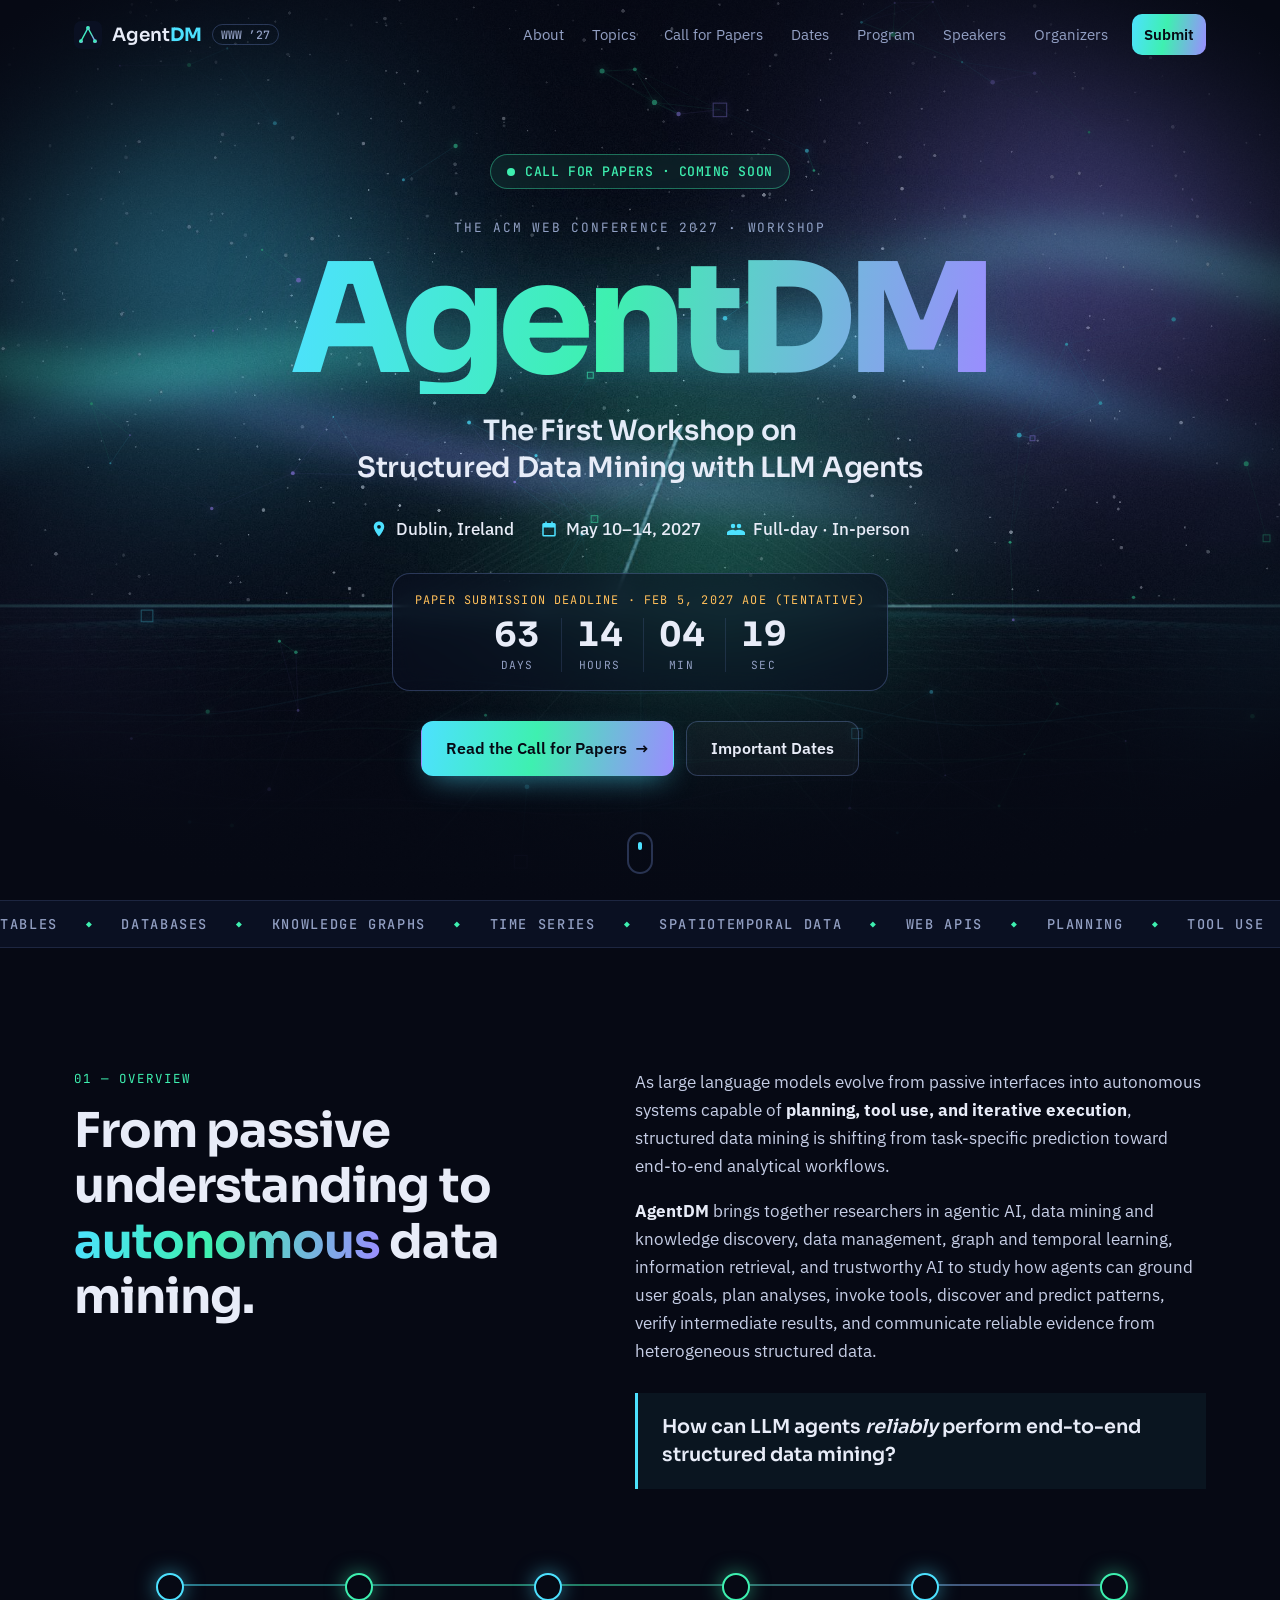
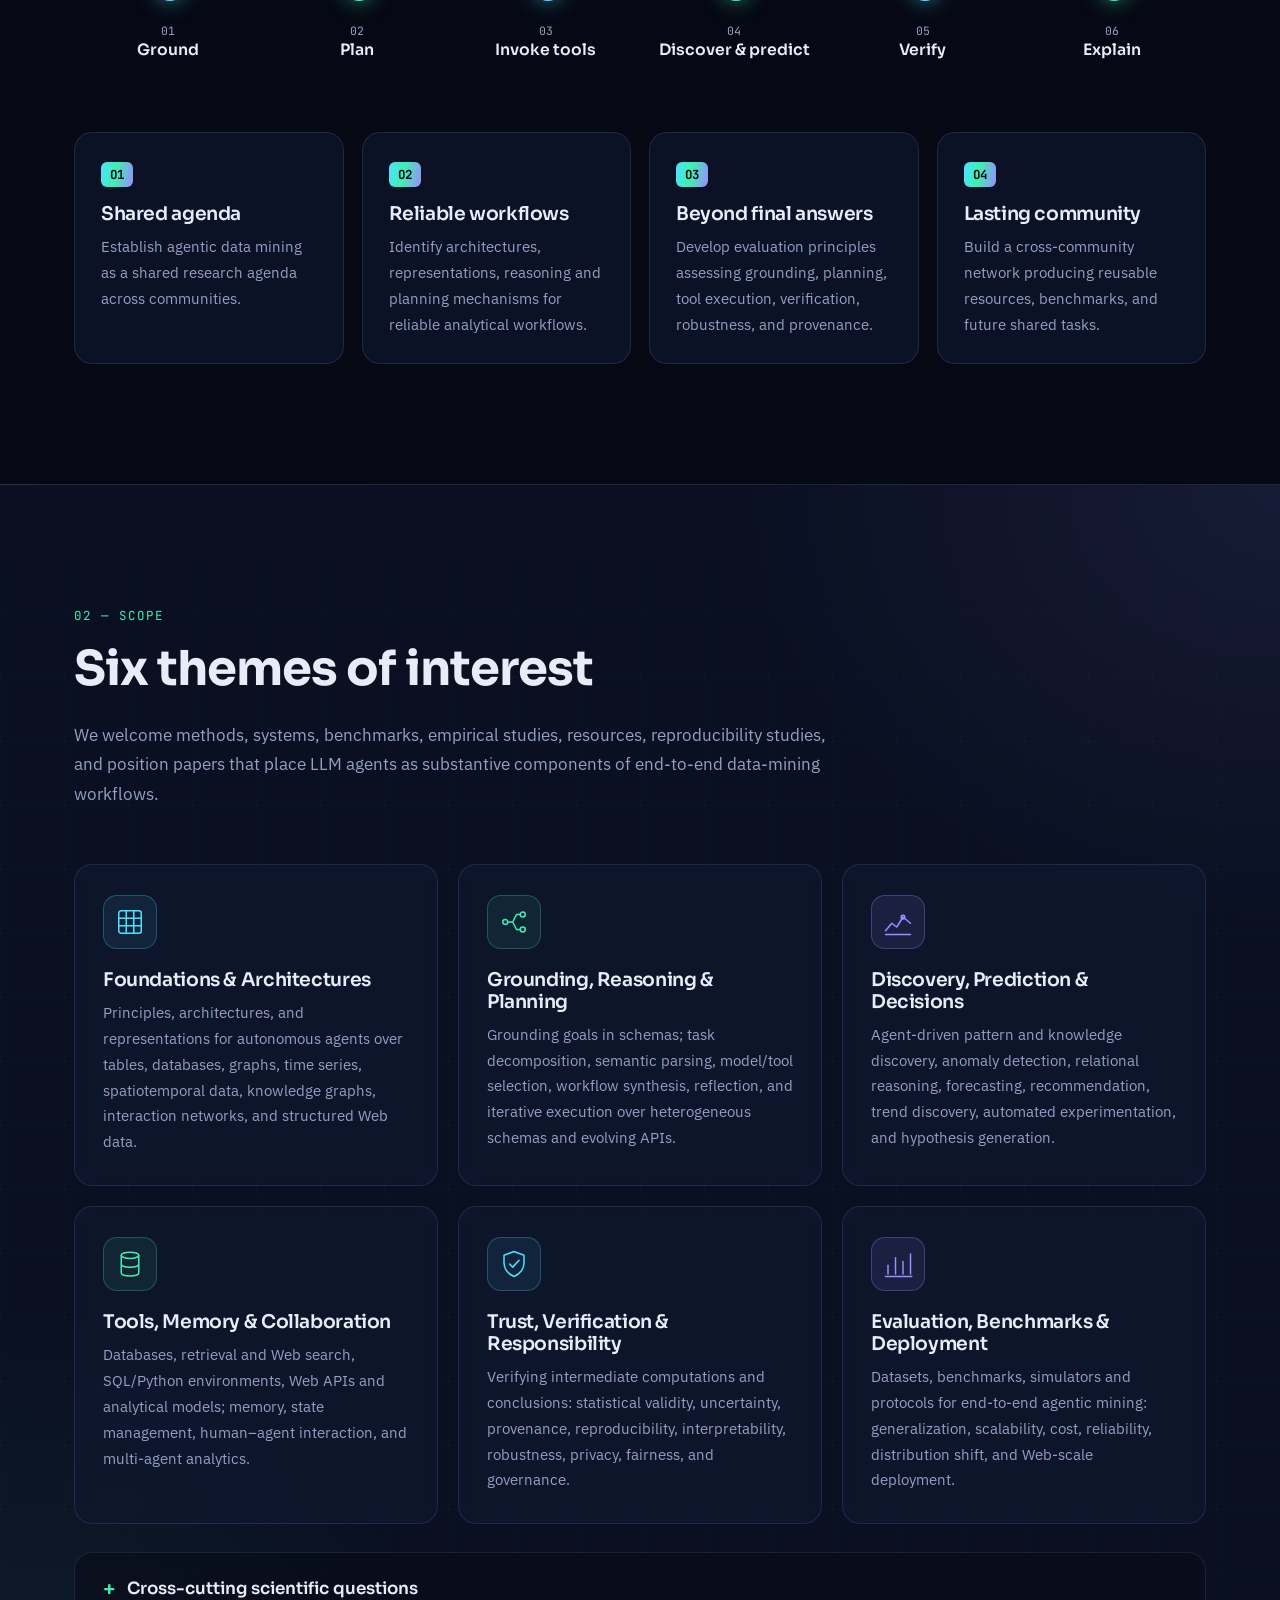
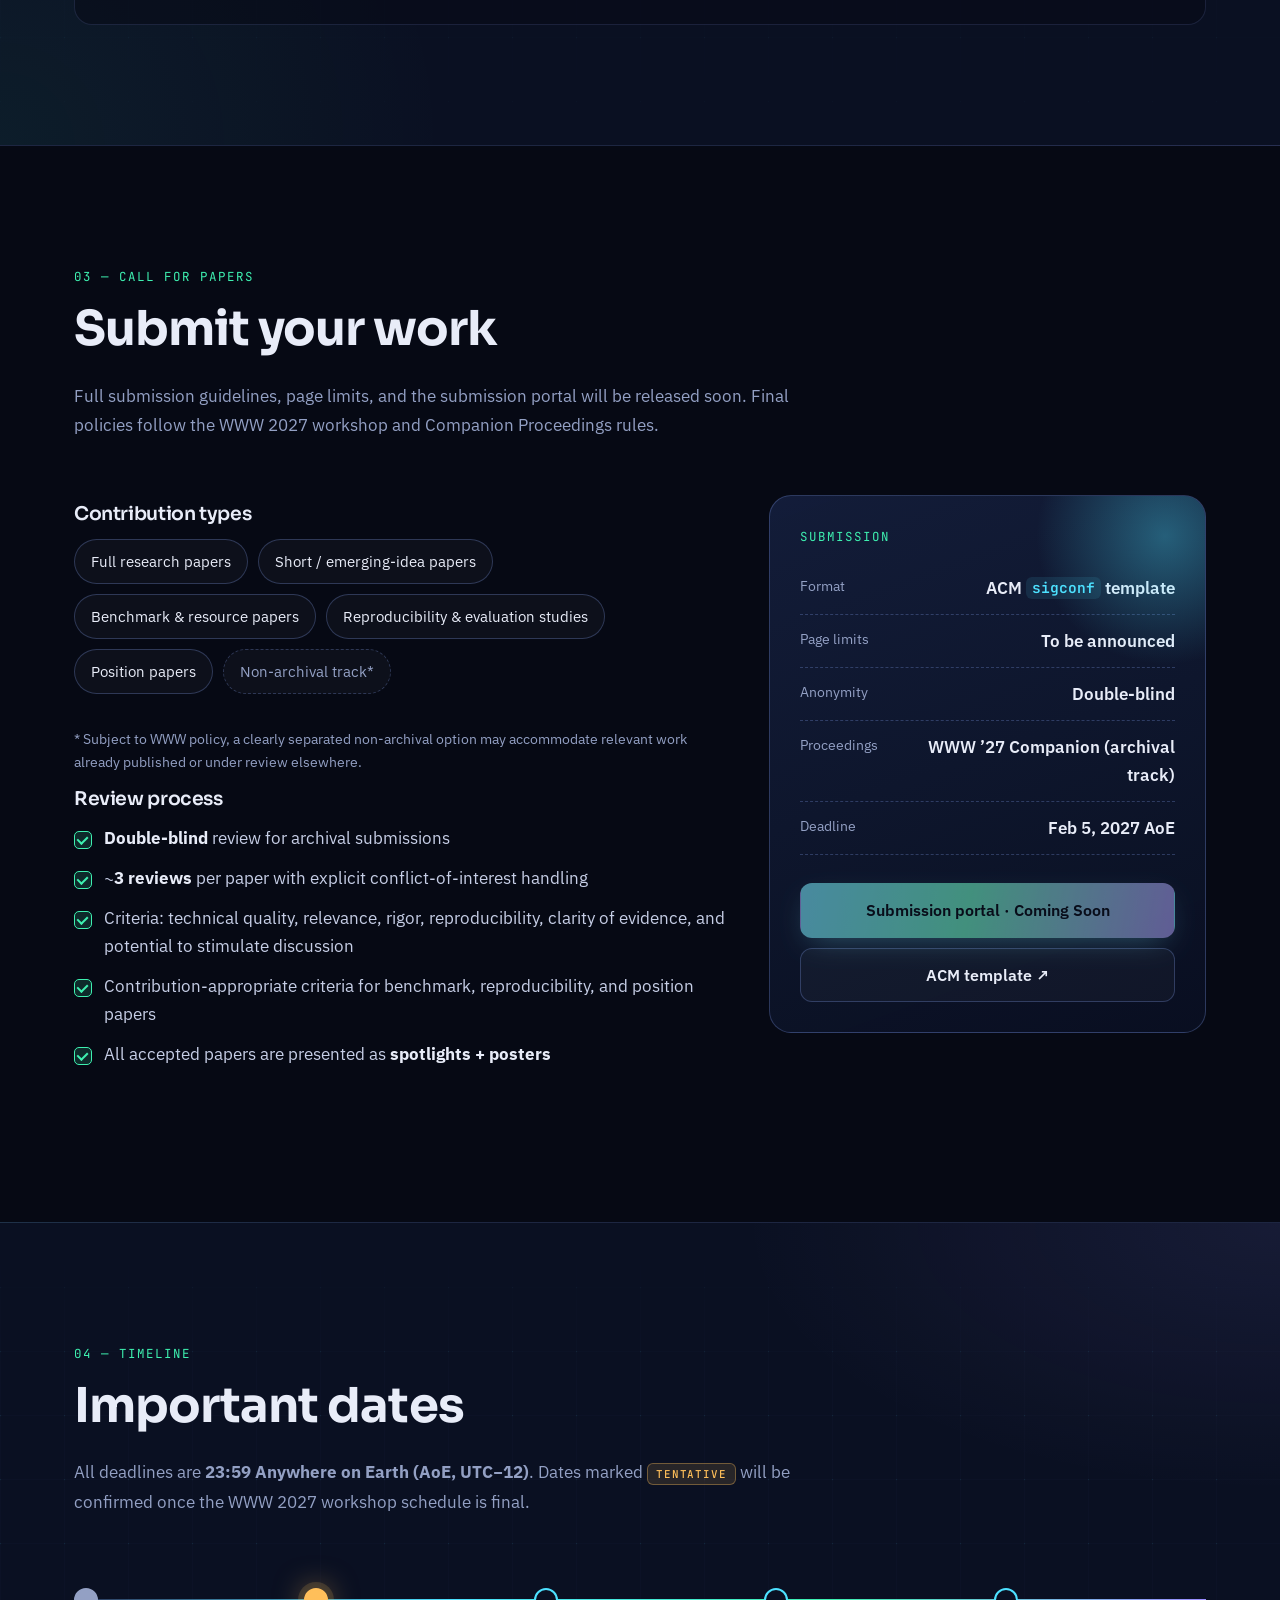
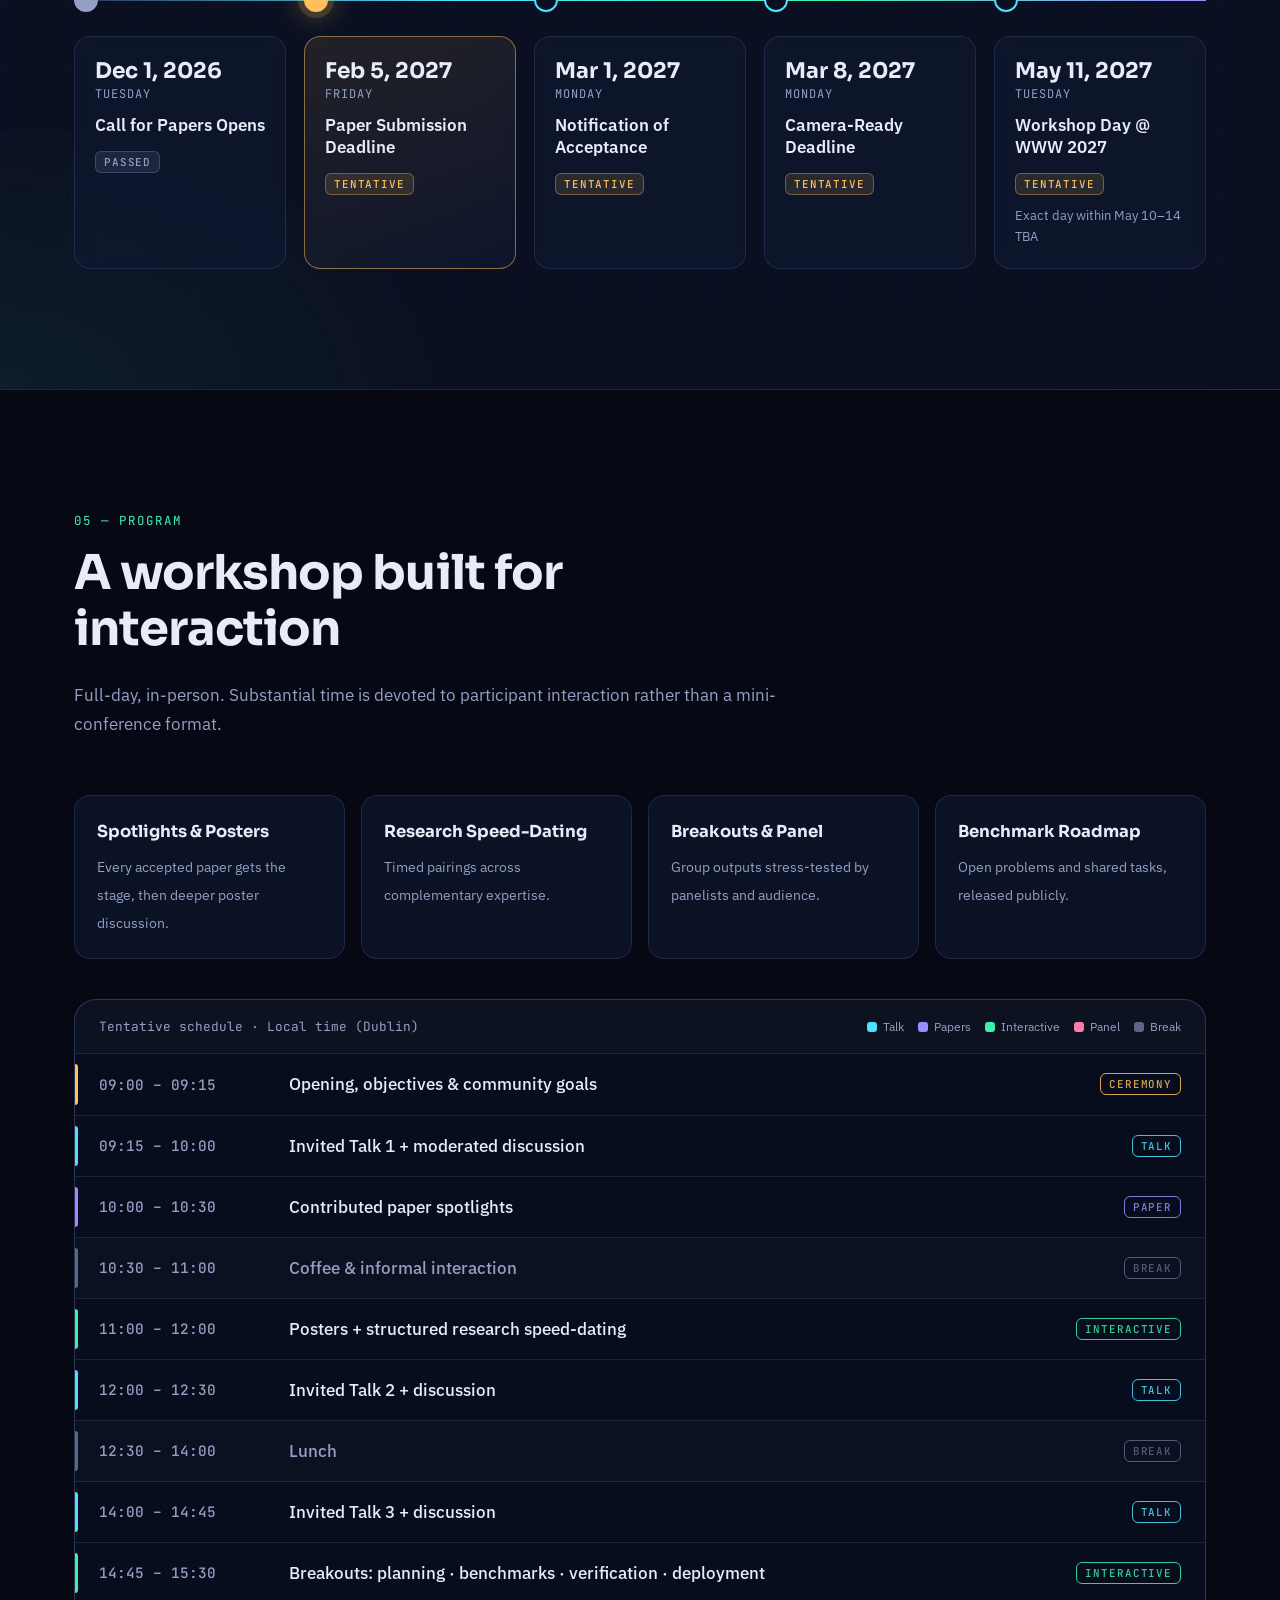
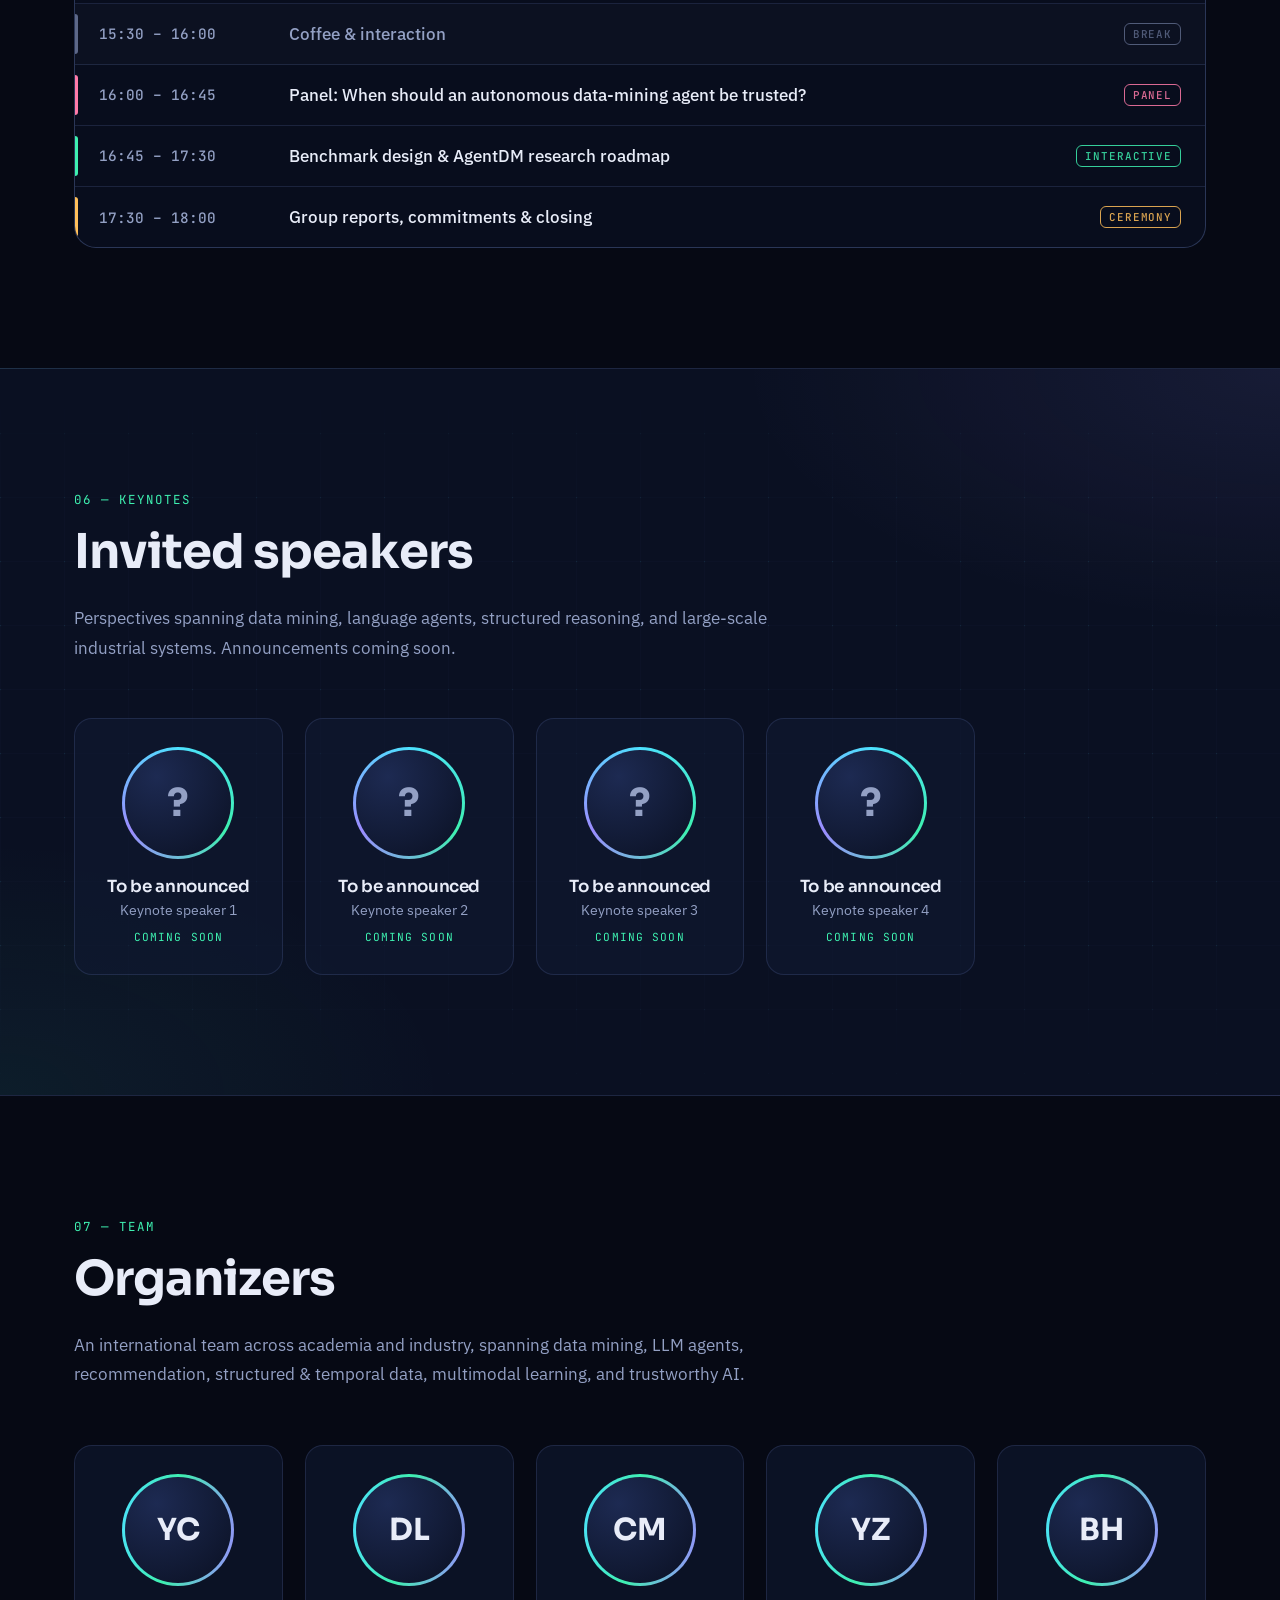
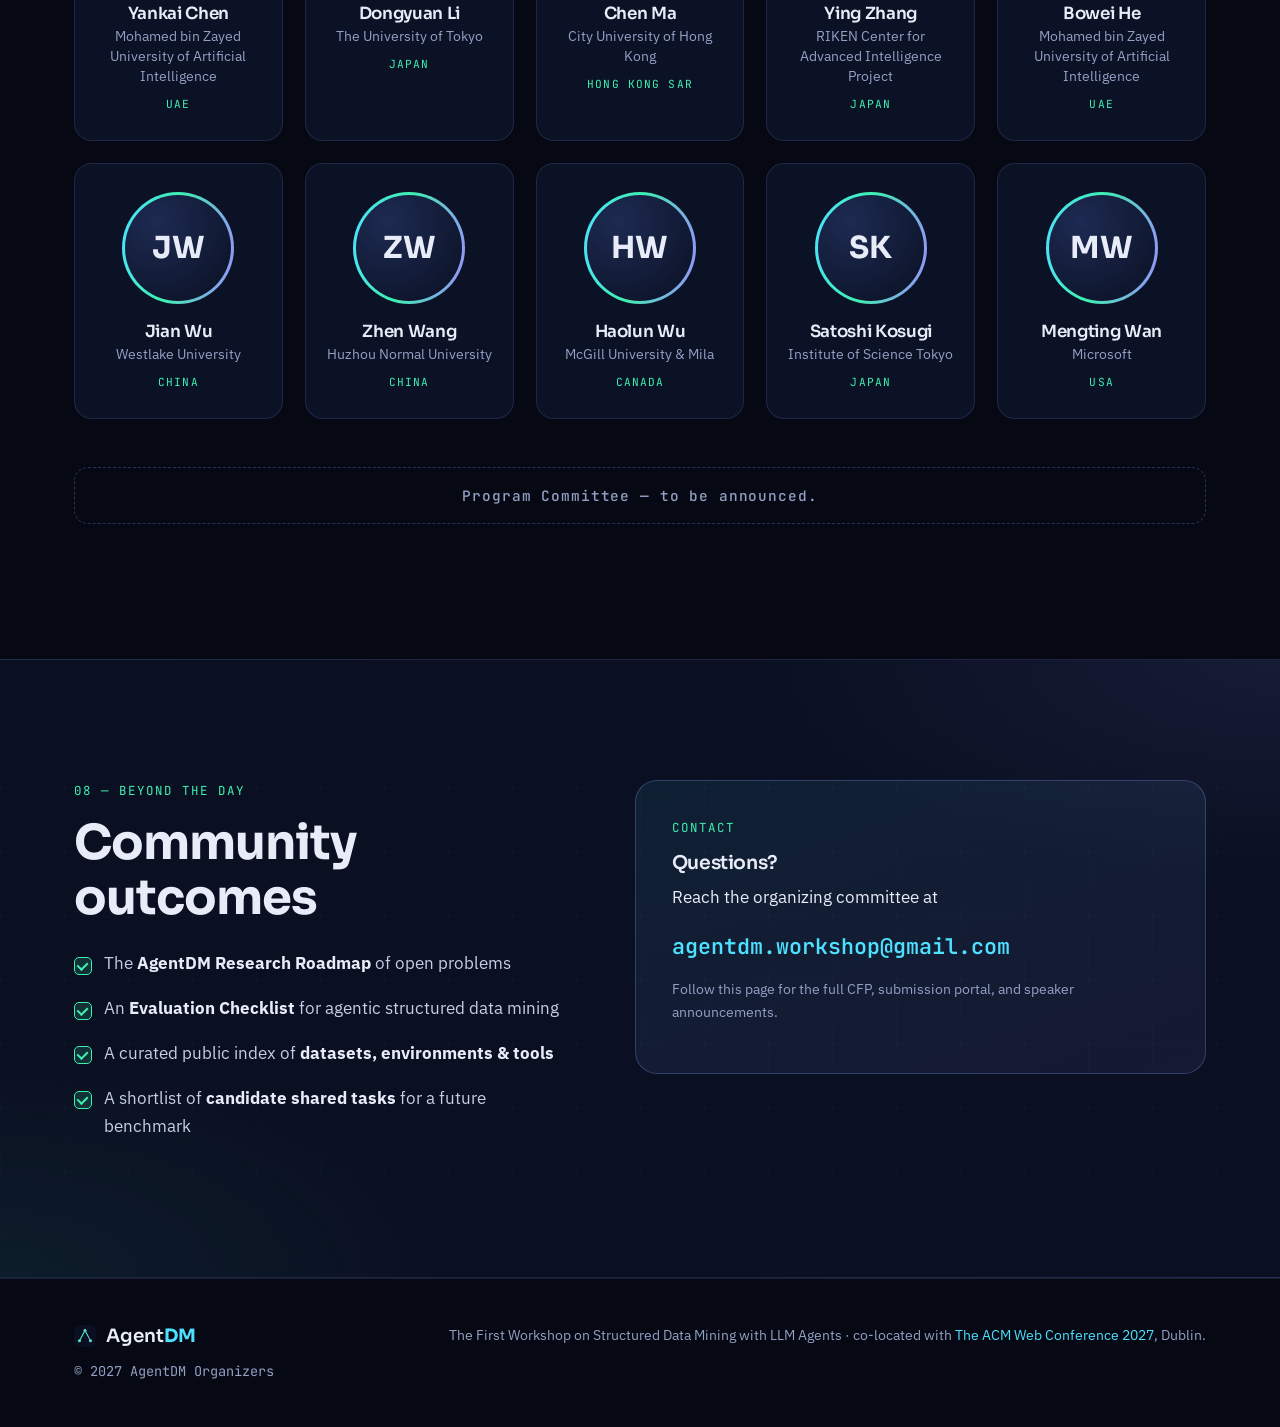
<file: index.html>
<!doctype html>
<html lang="en">
<head>
  <meta charset="utf-8">
  <meta name="viewport" content="width=device-width, initial-scale=1">
  <title>AgentDM @ WWW 2027 · Structured Data Mining with LLM Agents</title>
  <meta name="description" content="The First Workshop on Structured Data Mining with LLM Agents (AgentDM), co-located with The ACM Web Conference 2027, Dublin, Ireland, May 10–14, 2027.">
  <meta property="og:title" content="AgentDM @ WWW 2027 — Structured Data Mining with LLM Agents">
  <meta property="og:description" content="Call for Papers: the first workshop on autonomous, verifiable structured data mining with LLM agents. Dublin, Ireland · May 2027.">
  <meta property="og:image" content="assets/img/og-image.png">
  <meta property="og:type" content="website">
  <meta name="twitter:card" content="summary_large_image">
  <link rel="icon" href="assets/img/favicon.svg" type="image/svg+xml">
  <link rel="preconnect" href="https://fonts.googleapis.com">
  <link rel="preconnect" href="https://fonts.gstatic.com" crossorigin>
  <link href="https://fonts.googleapis.com/css2?family=Sora:wght@400;600;700;800&family=IBM+Plex+Sans:wght@400;500;600&family=JetBrains+Mono:wght@400;500&display=swap" rel="stylesheet">
  <link rel="stylesheet" href="assets/css/style.css">
</head>
<body>

<!-- ============ NAV ============ -->
<header class="nav" id="nav">
  <div class="nav__inner">
    <a href="#top" class="brand" aria-label="AgentDM home">
      <img src="assets/img/favicon.svg" alt="" width="28" height="28">
      <span>Agent<b>DM</b></span><em>WWW&nbsp;’27</em>
    </a>
    <button class="nav__toggle" id="navToggle" aria-label="Toggle menu" aria-expanded="false"><span></span><span></span></button>
    <nav class="nav__links" id="navLinks">
      <a href="#about">About</a>
      <a href="#topics">Topics</a>
      <a href="#cfp">Call for Papers</a>
      <a href="#dates">Dates</a>
      <a href="#program">Program</a>
      <a href="#speakers">Speakers</a>
      <a href="#organizers">Organizers</a>
      <a href="#cfp" class="nav__cta">Submit</a>
    </nav>
  </div>
</header>

<!-- ============ HERO ============ -->
<section class="hero" id="top">
  <div class="hero__bg" aria-hidden="true"></div>
  <canvas id="heroCanvas" aria-hidden="true"></canvas>
  <div class="hero__vignette" aria-hidden="true"></div>

  <div class="hero__content">
    <div class="pill"><span class="pulse"></span> Call for Papers · Coming Soon</div>
    <p class="hero__kicker mono">The ACM Web Conference 2027 · Workshop</p>
    <h1 class="hero__title">
      <span class="grad">AgentDM</span>
      <span class="hero__sub">The First Workshop on<br>Structured Data Mining with LLM Agents</span>
    </h1>

    <div class="hero__meta">
      <div><svg viewBox="0 0 24 24"><path d="M12 2C8 2 5 5 5 9c0 5 7 13 7 13s7-8 7-13c0-4-3-7-7-7zm0 9.5A2.5 2.5 0 1 1 12 6.5a2.5 2.5 0 0 1 0 5z"/></svg>Dublin, Ireland</div>
      <div><svg viewBox="0 0 24 24"><path d="M7 2v2H5a2 2 0 0 0-2 2v14a2 2 0 0 0 2 2h14a2 2 0 0 0 2-2V6a2 2 0 0 0-2-2h-2V2h-2v2H9V2H7zm-2 8h14v10H5V10z"/></svg>May 10–14, 2027</div>
      <div><svg viewBox="0 0 24 24"><path d="M16 11a3 3 0 1 0 0-6 3 3 0 0 0 0 6zm-8 0a3 3 0 1 0 0-6 3 3 0 0 0 0 6zm0 2c-2.7 0-8 1.3-8 4v3h10v-3c0-1.1.4-2 1.1-2.8C9.9 13.1 8.8 13 8 13zm8 0c-2.7 0-8 1.3-8 4v3h16v-3c0-2.7-5.3-4-8-4z"/></svg>Full-day · In-person</div>
    </div>

    <div class="countdown" id="countdown" aria-live="polite">
      <div class="countdown__label mono" id="cdLabel">Paper submission deadline (tentative)</div>
      <div class="countdown__grid">
        <div><b id="cdD">--</b><span>days</span></div>
        <div><b id="cdH">--</b><span>hours</span></div>
        <div><b id="cdM">--</b><span>min</span></div>
        <div><b id="cdS">--</b><span>sec</span></div>
      </div>
    </div>

    <div class="hero__actions">
      <a href="#cfp" class="btn btn--primary">Read the Call for Papers <span>→</span></a>
      <a href="#dates" class="btn btn--ghost">Important Dates</a>
    </div>
  </div>

  <a href="#about" class="scroll-cue" aria-label="Scroll down"><span></span></a>
</section>

<!-- ============ TICKER ============ -->
<div class="ticker" aria-hidden="true">
  <div class="ticker__track">
    <span>Tables</span><i>◆</i><span>Databases</span><i>◆</i><span>Knowledge Graphs</span><i>◆</i><span>Time Series</span><i>◆</i><span>Spatiotemporal Data</span><i>◆</i><span>Web APIs</span><i>◆</i><span>Planning</span><i>◆</i><span>Tool Use</span><i>◆</i><span>Verification</span><i>◆</i><span>Benchmarks</span><i>◆</i>
    <span>Tables</span><i>◆</i><span>Databases</span><i>◆</i><span>Knowledge Graphs</span><i>◆</i><span>Time Series</span><i>◆</i><span>Spatiotemporal Data</span><i>◆</i><span>Web APIs</span><i>◆</i><span>Planning</span><i>◆</i><span>Tool Use</span><i>◆</i><span>Verification</span><i>◆</i><span>Benchmarks</span><i>◆</i>
  </div>
</div>

<main>

<!-- ============ ABOUT ============ -->
<section class="section" id="about">
  <div class="wrap grid-2">
    <div class="reveal">
      <p class="eyebrow mono">01 — Overview</p>
      <h2>From passive understanding to <span class="grad">autonomous</span> data mining.</h2>
    </div>
    <div class="reveal prose">
      <p>As large language models evolve from passive interfaces into autonomous systems capable of <strong>planning, tool use, and iterative execution</strong>, structured data mining is shifting from task-specific prediction toward end-to-end analytical workflows.</p>
      <p><strong>AgentDM</strong> brings together researchers in agentic AI, data mining and knowledge discovery, data management, graph and temporal learning, information retrieval, and trustworthy AI to study how agents can ground user goals, plan analyses, invoke tools, discover and predict patterns, verify intermediate results, and communicate reliable evidence from heterogeneous structured data.</p>
      <blockquote>How can LLM agents <em>reliably</em> perform end-to-end structured data mining?</blockquote>
    </div>
  </div>

  <!-- pipeline -->
  <div class="wrap">
    <ol class="pipeline reveal" aria-label="Agentic data mining workflow">
      <li><span class="mono">01</span>Ground</li>
      <li><span class="mono">02</span>Plan</li>
      <li><span class="mono">03</span>Invoke tools</li>
      <li><span class="mono">04</span>Discover &amp; predict</li>
      <li><span class="mono">05</span>Verify</li>
      <li><span class="mono">06</span>Explain</li>
    </ol>
  </div>

  <div class="wrap objectives">
    <article class="obj reveal"><b class="mono">O1</b><h3>Shared agenda</h3><p>Establish agentic data mining as a shared research agenda across communities.</p></article>
    <article class="obj reveal"><b class="mono">O2</b><h3>Reliable workflows</h3><p>Identify architectures, representations, reasoning and planning mechanisms for reliable analytical workflows.</p></article>
    <article class="obj reveal"><b class="mono">O3</b><h3>Beyond final answers</h3><p>Develop evaluation principles assessing grounding, planning, tool execution, verification, robustness, and provenance.</p></article>
    <article class="obj reveal"><b class="mono">O4</b><h3>Lasting community</h3><p>Build a cross-community network producing reusable resources, benchmarks, and future shared tasks.</p></article>
  </div>
</section>

<!-- ============ TOPICS ============ -->
<section class="section section--alt" id="topics">
  <div class="wrap">
    <div class="section__head reveal">
      <p class="eyebrow mono">02 — Scope</p>
      <h2>Six themes of interest</h2>
      <p class="lead">We welcome methods, systems, benchmarks, empirical studies, resources, reproducibility studies, and position papers that place LLM agents as substantive components of end-to-end data-mining workflows.</p>
    </div>

    <div class="topics">
      <article class="topic reveal">
        <div class="topic__ico"><svg viewBox="0 0 48 48"><rect x="6" y="6" width="36" height="36" rx="4"/><path d="M6 18h36M6 30h36M18 6v36M30 6v36"/></svg></div>
        <h3>Foundations &amp; Architectures</h3>
        <p>Principles, architectures, and representations for autonomous agents over tables, databases, graphs, time series, spatiotemporal data, knowledge graphs, interaction networks, and structured Web data.</p>
      </article>
      <article class="topic reveal">
        <div class="topic__ico"><svg viewBox="0 0 48 48"><circle cx="10" cy="24" r="4"/><circle cx="38" cy="12" r="4"/><circle cx="38" cy="36" r="4"/><path d="M14 24h8l6-12h6M22 24l6 12h6"/></svg></div>
        <h3>Grounding, Reasoning &amp; Planning</h3>
        <p>Grounding goals in schemas; task decomposition, semantic parsing, model/tool selection, workflow synthesis, reflection, and iterative execution over heterogeneous schemas and evolving APIs.</p>
      </article>
      <article class="topic reveal">
        <div class="topic__ico"><svg viewBox="0 0 48 48"><path d="M4 38l10-12 8 6 10-16 12 10"/><circle cx="32" cy="16" r="3"/><path d="M4 44h40"/></svg></div>
        <h3>Discovery, Prediction &amp; Decisions</h3>
        <p>Agent-driven pattern and knowledge discovery, anomaly detection, relational reasoning, forecasting, recommendation, trend discovery, automated experimentation, and hypothesis generation.</p>
      </article>
      <article class="topic reveal">
        <div class="topic__ico"><svg viewBox="0 0 48 48"><ellipse cx="24" cy="10" rx="14" ry="5"/><path d="M10 10v14c0 3 6 5 14 5s14-2 14-5V10M10 24v14c0 3 6 5 14 5s14-2 14-5V24"/></svg></div>
        <h3>Tools, Memory &amp; Collaboration</h3>
        <p>Databases, retrieval and Web search, SQL/Python environments, Web APIs and analytical models; memory, state management, human–agent interaction, and multi-agent analytics.</p>
      </article>
      <article class="topic reveal">
        <div class="topic__ico"><svg viewBox="0 0 48 48"><path d="M24 4l16 6v12c0 10-7 18-16 22C15 40 8 32 8 22V10z"/><path d="M17 24l5 5 10-11"/></svg></div>
        <h3>Trust, Verification &amp; Responsibility</h3>
        <p>Verifying intermediate computations and conclusions: statistical validity, uncertainty, provenance, reproducibility, interpretability, robustness, privacy, fairness, and governance.</p>
      </article>
      <article class="topic reveal">
        <div class="topic__ico"><svg viewBox="0 0 48 48"><path d="M8 40V26M20 40V14M32 40V20M44 40V8"/><path d="M4 44h42"/></svg></div>
        <h3>Evaluation, Benchmarks &amp; Deployment</h3>
        <p>Datasets, benchmarks, simulators and protocols for end-to-end agentic mining: generalization, scalability, cost, reliability, distribution shift, and Web-scale deployment.</p>
      </article>
    </div>

    <details class="questions reveal">
      <summary><span class="mono">+</span> Cross-cutting scientific questions</summary>
      <ol>
        <li>How can an agent transfer analytical strategies across tables, graphs, databases, and temporal data without reducing every task to unconstrained code generation?</li>
        <li>How should long-horizon workflows represent uncertainty and propagate errors when an early grounding or tool-selection mistake can invalidate later conclusions?</li>
        <li>What intermediate state — plans, programs, evidence, diagnostics, provenance, self-checks — makes autonomous analysis auditable and reproducible?</li>
        <li>How should agents adapt when schemas, distributions, APIs, or tools change during deployment?</li>
        <li>When should an agent act autonomously, and when should it defer to a human analyst?</li>
      </ol>
    </details>
  </div>
</section>

<!-- ============ CFP ============ -->
<section class="section" id="cfp">
  <div class="wrap">
    <div class="section__head reveal">
      <p class="eyebrow mono">03 — Call for Papers</p>
      <h2>Submit your work</h2>
      <p class="lead">Full submission guidelines, page limits, and the submission portal will be released soon. Final policies follow the WWW 2027 workshop and Companion Proceedings rules.</p>
    </div>

    <div class="cfp">
      <div class="cfp__types reveal">
        <h3>Contribution types</h3>
        <ul class="chips">
          <li>Full research papers</li>
          <li>Short / emerging-idea papers</li>
          <li>Benchmark &amp; resource papers</li>
          <li>Reproducibility &amp; evaluation studies</li>
          <li>Position papers</li>
          <li class="chip--muted">Non-archival track*</li>
        </ul>
        <p class="fine">* Subject to WWW policy, a clearly separated non-archival option may accommodate relevant work already published or under review elsewhere.</p>

        <h3>Review process</h3>
        <ul class="ticks">
          <li><b>Double-blind</b> review for archival submissions</li>
          <li>~<b>3 reviews</b> per paper with explicit conflict-of-interest handling</li>
          <li>Criteria: technical quality, relevance, rigor, reproducibility, clarity of evidence, and potential to stimulate discussion</li>
          <li>Contribution-appropriate criteria for benchmark, reproducibility, and position papers</li>
          <li>All accepted papers are presented as <b>spotlights + posters</b></li>
        </ul>
      </div>

      <aside class="cfp__card reveal">
        <div class="cfp__glow" aria-hidden="true"></div>
        <p class="mono eyebrow">Submission</p>
        <dl>
          <div><dt>Format</dt><dd>ACM <code>sigconf</code> template</dd></div>
          <div><dt>Page limits</dt><dd>To be announced</dd></div>
          <div><dt>Anonymity</dt><dd>Double-blind</dd></div>
          <div><dt>Proceedings</dt><dd>WWW ’27 Companion (archival track)</dd></div>
          <div><dt>Deadline</dt><dd id="cfpDeadline">TBA</dd></div>
        </dl>
        <a id="submitBtn" class="btn btn--primary btn--block is-disabled" aria-disabled="true">Submission portal · Coming Soon</a>
        <a class="btn btn--ghost btn--block" id="templateBtn" target="_blank" rel="noopener">ACM template ↗</a>
      </aside>
    </div>
  </div>
</section>

<!-- ============ DATES ============ -->
<section class="section section--alt" id="dates">
  <div class="wrap">
    <div class="section__head reveal">
      <p class="eyebrow mono">04 — Timeline</p>
      <h2>Important dates</h2>
      <p class="lead">All deadlines are <b>23:59 Anywhere on Earth (AoE, UTC−12)</b>. Dates marked <span class="tag tag--tent">tentative</span> will be confirmed once the WWW 2027 workshop schedule is final.</p>
    </div>
    <ol class="timeline" id="timeline"></ol>
  </div>
</section>

<!-- ============ PROGRAM ============ -->
<section class="section" id="program">
  <div class="wrap">
    <div class="section__head reveal">
      <p class="eyebrow mono">05 — Program</p>
      <h2>A workshop built for interaction</h2>
      <p class="lead">Full-day, in-person. Substantial time is devoted to participant interaction rather than a mini-conference format.</p>
    </div>

    <div class="formats reveal">
      <div><b>Spotlights &amp; Posters</b><span>Every accepted paper gets the stage, then deeper poster discussion.</span></div>
      <div><b>Research Speed-Dating</b><span>Timed pairings across complementary expertise.</span></div>
      <div><b>Breakouts &amp; Panel</b><span>Group outputs stress-tested by panelists and audience.</span></div>
      <div><b>Benchmark Roadmap</b><span>Open problems and shared tasks, released publicly.</span></div>
    </div>

    <div class="schedule reveal">
      <div class="schedule__head"><span class="mono">Tentative schedule · Local time (Dublin)</span>
        <div class="legend"><i class="t-talk"></i>Talk <i class="t-paper"></i>Papers <i class="t-interactive"></i>Interactive <i class="t-panel"></i>Panel <i class="t-break"></i>Break</div>
      </div>
      <ol id="schedule"></ol>
    </div>
  </div>
</section>

<!-- ============ SPEAKERS ============ -->
<section class="section section--alt" id="speakers">
  <div class="wrap">
    <div class="section__head reveal">
      <p class="eyebrow mono">06 — Keynotes</p>
      <h2>Invited speakers</h2>
      <p class="lead">Perspectives spanning data mining, language agents, structured reasoning, and large-scale industrial systems. Announcements coming soon.</p>
    </div>
    <div class="people people--speakers" id="speakersGrid"></div>
  </div>
</section>

<!-- ============ ORGANIZERS ============ -->
<section class="section" id="organizers">
  <div class="wrap">
    <div class="section__head reveal">
      <p class="eyebrow mono">07 — Team</p>
      <h2>Organizers</h2>
      <p class="lead">An international team across academia and industry, spanning data mining, LLM agents, recommendation, structured &amp; temporal data, multimodal learning, and trustworthy AI.</p>
    </div>
    <div class="people" id="organizersGrid"></div>

    <div id="pcBlock" hidden>
      <h3 class="pc__title">Program Committee</h3>
      <ul class="pc" id="pcList"></ul>
    </div>
    <p class="pc__soon reveal" id="pcSoon">Program Committee — to be announced.</p>
  </div>
</section>

<!-- ============ OUTCOMES / CONTACT ============ -->
<section class="section section--alt" id="contact">
  <div class="wrap grid-2">
    <div class="reveal">
      <p class="eyebrow mono">08 — Beyond the day</p>
      <h2>Community outcomes</h2>
      <ul class="ticks ticks--lg">
        <li>The <b>AgentDM Research Roadmap</b> of open problems</li>
        <li>An <b>Evaluation Checklist</b> for agentic structured data mining</li>
        <li>A curated public index of <b>datasets, environments &amp; tools</b></li>
        <li>A shortlist of <b>candidate shared tasks</b> for a future benchmark</li>
      </ul>
    </div>
    <div class="contact reveal">
      <p class="eyebrow mono">Contact</p>
      <h3>Questions?</h3>
      <p>Reach the organizing committee at</p>
      <a id="emailLink" class="contact__mail"></a>
      <p class="fine">Follow this page for the full CFP, submission portal, and speaker announcements.</p>
    </div>
  </div>
</section>

</main>

<footer class="footer">
  <div class="wrap footer__inner">
    <div class="brand"><img src="assets/img/favicon.svg" alt="" width="22" height="22"><span>Agent<b>DM</b></span></div>
    <p>The First Workshop on Structured Data Mining with LLM Agents · co-located with <a id="confLink" target="_blank" rel="noopener">The ACM Web Conference 2027</a>, Dublin.</p>
    <p class="mono fine">© 2027 AgentDM Organizers</p>
  </div>
</footer>

<script src="assets/js/config.js"></script>
<script src="assets/js/main.js"></script>
</body>
</html>
</file>
<file: assets/css/style.css>
/* =========================================================
   AgentDM @ WWW 2027 — styles
   ========================================================= */
:root{
  --ink:#060914;
  --ink-2:#0a1022;
  --panel:rgba(18,26,52,.55);
  --line:rgba(140,170,255,.14);
  --line-2:rgba(140,170,255,.26);
  --text:#e8ecf8;
  --muted:#93a0c4;
  --cyan:#4de1ff;
  --green:#3ef0b0;
  --violet:#9b8cff;
  --amber:#ffbf5a;
  --rose:#ff7aa8;
  --grad:linear-gradient(100deg,var(--cyan) 0%,var(--green) 45%,var(--violet) 100%);
  --radius:18px;
  --wrap:1180px;
  --display:"Sora",system-ui,sans-serif;
  --body:"IBM Plex Sans",system-ui,sans-serif;
  --mono:"JetBrains Mono",ui-monospace,monospace;
}
*{box-sizing:border-box}
html{scroll-behavior:smooth;scroll-padding-top:76px;overflow-x:clip}
body{margin:0;background:var(--ink);color:var(--text);font:400 16.5px/1.7 var(--body);-webkit-font-smoothing:antialiased;overflow-x:hidden}
img{max-width:100%;display:block}
a{color:var(--cyan);text-decoration:none}
a:hover{text-decoration:underline}
h1,h2,h3{font-family:var(--display);line-height:1.15;margin:0 0 .5em;letter-spacing:-.02em}
h2{font-size:clamp(1.9rem,4vw,3rem);font-weight:700}
h3{font-size:1.18rem;font-weight:600}
p{margin:0 0 1em}
code{font-family:var(--mono);font-size:.88em;background:rgba(77,225,255,.1);padding:.1em .4em;border-radius:6px;color:var(--cyan)}
.mono{font-family:var(--mono)}
.grad{background:var(--grad);-webkit-background-clip:text;background-clip:text;color:transparent}
.wrap{max-width:var(--wrap);margin:0 auto;padding:0 24px}
.fine{font-size:.85rem;color:var(--muted)}

/* ---------- NAV ---------- */
.nav{position:fixed;inset:0 0 auto;z-index:50;transition:background .3s,border-color .3s;border-bottom:1px solid transparent}
.nav.is-scrolled{background:rgba(6,9,20,.78);backdrop-filter:blur(14px);-webkit-backdrop-filter:blur(14px);border-color:var(--line)}
.nav__inner{max-width:var(--wrap);margin:0 auto;padding:14px 24px;display:flex;align-items:center;justify-content:space-between}
.brand{display:flex;align-items:center;gap:10px;color:var(--text);font:600 1.15rem var(--display)}
.brand:hover{text-decoration:none}
.brand b{color:var(--cyan)}
.brand em{font:500 .72rem var(--mono);font-style:normal;color:var(--muted);border:1px solid var(--line-2);padding:2px 8px;border-radius:99px}
.nav__links{display:flex;gap:4px;align-items:center}
.nav__links a{color:var(--muted);font-size:.92rem;padding:8px 12px;border-radius:10px;transition:color .2s,background .2s}
.nav__links a:hover,.nav__links a.is-active{color:var(--text);background:rgba(255,255,255,.05);text-decoration:none}
.nav__links .nav__cta{color:var(--ink);background:var(--grad);font-weight:600;margin-left:8px}
.nav__links .nav__cta:hover{color:var(--ink);filter:brightness(1.1)}
.nav__toggle{display:none;background:none;border:0;width:40px;height:40px;cursor:pointer;flex-direction:column;justify-content:center;gap:6px;padding:8px}
.nav__toggle span{display:block;height:2px;background:var(--text);border-radius:2px;transition:transform .3s}
.nav.is-open .nav__toggle span:first-child{transform:translateY(4px) rotate(45deg)}
.nav.is-open .nav__toggle span:last-child{transform:translateY(-4px) rotate(-45deg)}

/* ---------- HERO ---------- */
.hero{position:relative;min-height:100svh;display:grid;place-items:center;padding:120px 24px 90px;overflow:hidden;isolation:isolate}
.hero__bg{position:absolute;inset:-4%;z-index:-3;background:url("../img/hero-bg.jpg") center/cover no-repeat;animation:drift 40s ease-in-out infinite alternate}
@keyframes drift{to{transform:scale(1.08) translate(-1.5%,1%)}}
#heroCanvas{position:absolute;inset:0;width:100%;height:100%;z-index:-2}
.hero__vignette{position:absolute;inset:0;z-index:-1;background:
  radial-gradient(ellipse 70% 60% at 50% 45%,transparent 0%,rgba(6,9,20,.55) 70%,var(--ink) 100%),
  linear-gradient(180deg,rgba(6,9,20,.2) 0%,transparent 30%,transparent 70%,var(--ink) 100%)}
.hero__content{max-width:920px;text-align:center}
.pill{display:inline-flex;align-items:center;gap:10px;font:500 .82rem var(--mono);letter-spacing:.04em;text-transform:uppercase;padding:8px 16px;border-radius:99px;border:1px solid rgba(62,240,176,.4);background:rgba(62,240,176,.08);color:var(--green);backdrop-filter:blur(6px)}
.pulse{width:8px;height:8px;border-radius:50%;background:var(--green);box-shadow:0 0 0 0 rgba(62,240,176,.7);animation:pulse 2s infinite}
@keyframes pulse{70%{box-shadow:0 0 0 10px rgba(62,240,176,0)}100%{box-shadow:0 0 0 0 rgba(62,240,176,0)}}
.hero__kicker{margin:28px 0 10px;color:var(--muted);letter-spacing:.14em;text-transform:uppercase;font-size:.8rem}
.hero__title{margin:0}
.hero__title .grad{display:block;font-size:clamp(4rem,13vw,9.5rem);font-weight:800;letter-spacing:-.05em;line-height:.95;filter:drop-shadow(0 10px 50px rgba(77,225,255,.25))}
.hero__sub{display:block;margin-top:18px;font-size:clamp(1.15rem,2.6vw,1.75rem);font-weight:600;color:var(--text);letter-spacing:-.01em;line-height:1.35}
.hero__meta{display:flex;flex-wrap:wrap;justify-content:center;gap:10px 26px;margin:28px 0 30px;color:var(--text);font-weight:500}
.hero__meta div{display:flex;align-items:center;gap:8px}
.hero__meta svg{width:18px;height:18px;fill:var(--cyan)}

.countdown{display:inline-block;padding:16px 22px 18px;border:1px solid var(--line-2);border-radius:var(--radius);background:rgba(10,16,34,.55);backdrop-filter:blur(12px);-webkit-backdrop-filter:blur(12px)}
.countdown__label{font-size:.74rem;color:var(--amber);letter-spacing:.1em;text-transform:uppercase;margin-bottom:8px}
.countdown__grid{display:flex;gap:6px;justify-content:center}
.countdown__grid div{min-width:76px;display:flex;flex-direction:column;align-items:center}
.countdown__grid b{font:700 2.1rem/1 var(--display);font-variant-numeric:tabular-nums}
.countdown__grid span{font:.7rem var(--mono);color:var(--muted);text-transform:uppercase;letter-spacing:.1em;margin-top:6px}
.countdown__grid div+div{border-left:1px solid var(--line)}

.hero__actions{display:flex;flex-wrap:wrap;gap:12px;justify-content:center;margin-top:30px}
.btn{display:inline-flex;align-items:center;justify-content:center;gap:8px;padding:13px 24px;border-radius:12px;font-weight:600;font-size:.98rem;transition:transform .2s,box-shadow .2s,background .2s;cursor:pointer;border:1px solid transparent}
.btn:hover{text-decoration:none;transform:translateY(-2px)}
.btn--primary{background:var(--grad);color:var(--ink);box-shadow:0 10px 30px -10px rgba(77,225,255,.6)}
.btn--primary:hover{box-shadow:0 14px 40px -10px rgba(62,240,176,.7);color:var(--ink)}
.btn--primary span{transition:transform .2s}.btn--primary:hover span{transform:translateX(4px)}
.btn--ghost{border-color:var(--line-2);color:var(--text);background:rgba(255,255,255,.03)}
.btn--ghost:hover{background:rgba(255,255,255,.08);color:var(--text)}
.btn--block{width:100%;margin-top:10px}
.btn.is-disabled{opacity:.6;cursor:default;filter:grayscale(.3)}
.btn.is-disabled:hover{transform:none}

.scroll-cue{position:absolute;bottom:26px;left:50%;transform:translateX(-50%);width:26px;height:42px;border:2px solid var(--line-2);border-radius:14px}
.scroll-cue span{position:absolute;left:50%;top:8px;width:4px;height:8px;margin-left:-2px;border-radius:2px;background:var(--cyan);animation:cue 1.8s infinite}
@keyframes cue{to{transform:translateY(14px);opacity:0}}

/* ---------- TICKER ---------- */
.ticker{border-block:1px solid var(--line);background:var(--ink-2);overflow:hidden;padding:14px 0}
.ticker__track{display:flex;gap:28px;width:max-content;animation:tick 45s linear infinite;font:500 .85rem var(--mono);text-transform:uppercase;letter-spacing:.12em;color:var(--muted)}
.ticker i{font-style:normal;color:var(--green);font-size:.6rem;align-self:center}
@keyframes tick{to{transform:translateX(-50%)}}

/* ---------- SECTIONS ---------- */
.section{position:relative;padding:120px 0}
.section--alt{background:
  radial-gradient(ellipse 60% 50% at 100% 0%,rgba(155,140,255,.09),transparent 70%),
  radial-gradient(ellipse 50% 50% at 0% 100%,rgba(62,240,176,.06),transparent 70%),
  var(--ink-2);border-block:1px solid var(--line)}
.section--alt::before{content:"";position:absolute;inset:0;background:url("../img/grid-bg.svg");opacity:.5;pointer-events:none;-webkit-mask-image:linear-gradient(180deg,transparent,#000 20%,#000 80%,transparent);mask-image:linear-gradient(180deg,transparent,#000 20%,#000 80%,transparent)}
.section > .wrap{position:relative}
.section__head{max-width:760px;margin-bottom:56px}
.eyebrow{font-size:.78rem;letter-spacing:.16em;text-transform:uppercase;color:var(--green);margin-bottom:14px}
.lead{color:var(--muted);font-size:1.08rem}
.grid-2{display:grid;grid-template-columns:1fr 1.15fr;gap:64px;align-items:start}
.prose p{color:#c6cee6}
.prose strong{color:var(--text)}
blockquote{margin:28px 0 0;padding:20px 24px;border-left:3px solid;border-image:var(--grad) 1;background:rgba(77,225,255,.05);font:600 1.2rem/1.45 var(--display);color:var(--text)}

/* pipeline */
.pipeline{list-style:none;margin:72px 0 0;padding:0;display:grid;grid-template-columns:repeat(6,1fr);position:relative}
.pipeline::before{content:"";position:absolute;left:8%;right:8%;top:23px;height:2px;background:var(--grad);opacity:.5}
.pipeline li{position:relative;text-align:center;font:600 .98rem var(--display);padding-top:62px}
.pipeline li::before{content:"";position:absolute;top:12px;left:50%;width:24px;height:24px;margin-left:-12px;border-radius:50%;background:var(--ink);border:2px solid var(--cyan);box-shadow:0 0 20px rgba(77,225,255,.5)}
.pipeline li:nth-child(even)::before{border-color:var(--green);box-shadow:0 0 20px rgba(62,240,176,.5)}
.pipeline li span{display:block;font-size:.72rem;color:var(--muted);font-weight:400;margin-bottom:2px}

.objectives{display:grid;grid-template-columns:repeat(4,1fr);gap:18px;margin-top:72px}
.obj{padding:26px;border:1px solid var(--line);border-radius:var(--radius);background:var(--panel);transition:border-color .3s,transform .3s}
.obj:hover{border-color:var(--line-2);transform:translateY(-4px)}
.obj b{display:inline-block;font-size:.78rem;color:var(--ink);background:var(--grad);padding:2px 9px;border-radius:6px;margin-bottom:16px}
.obj p{color:var(--muted);font-size:.95rem;margin:0}

/* topics */
.topics{display:grid;grid-template-columns:repeat(3,1fr);gap:20px}
.topic{position:relative;padding:30px 28px;border:1px solid var(--line);border-radius:var(--radius);background:var(--panel);backdrop-filter:blur(8px);overflow:hidden;transition:transform .35s,border-color .35s}
.topic::after{content:"";position:absolute;inset:0;border-radius:inherit;padding:1px;background:var(--grad);-webkit-mask:linear-gradient(#000 0 0) content-box,linear-gradient(#000 0 0);-webkit-mask-composite:xor;mask-composite:exclude;opacity:0;transition:opacity .35s}
.topic:hover{transform:translateY(-6px)}
.topic:hover::after{opacity:1}
.topic__ico{width:54px;height:54px;border-radius:14px;display:grid;place-items:center;background:rgba(77,225,255,.08);border:1px solid rgba(77,225,255,.25);margin-bottom:20px}
.topic__ico svg{width:30px;height:30px;fill:none;stroke:var(--cyan);stroke-width:2.4;stroke-linecap:round;stroke-linejoin:round}
.topic:nth-child(even) .topic__ico{background:rgba(62,240,176,.08);border-color:rgba(62,240,176,.25)}
.topic:nth-child(even) .topic__ico svg{stroke:var(--green)}
.topic:nth-child(3n) .topic__ico{background:rgba(155,140,255,.1);border-color:rgba(155,140,255,.3)}
.topic:nth-child(3n) .topic__ico svg{stroke:var(--violet)}
.topic p{color:var(--muted);font-size:.95rem;margin:0}

.questions{margin-top:28px;border:1px solid var(--line);border-radius:var(--radius);background:rgba(6,9,20,.5);padding:0 28px}
.questions summary{cursor:pointer;padding:22px 0;font:600 1.05rem var(--display);list-style:none;display:flex;gap:12px;align-items:center}
.questions summary::-webkit-details-marker{display:none}
.questions summary span{color:var(--green);font-size:1.3rem;transition:transform .3s}
.questions[open] summary span{transform:rotate(45deg)}
.questions ol{margin:0 0 24px;padding-left:22px;color:#c6cee6}
.questions li{margin-bottom:10px}
.questions li::marker{color:var(--cyan);font-family:var(--mono)}

/* cfp */
.cfp{display:grid;grid-template-columns:1.5fr 1fr;gap:40px;align-items:start}
.cfp__types h3{margin-top:8px}
.cfp__types h3+*{margin-bottom:34px}
.chips{list-style:none;padding:0;margin:14px 0 10px;display:flex;flex-wrap:wrap;gap:10px}
.chips li{padding:9px 16px;border:1px solid var(--line-2);border-radius:99px;font-size:.92rem;background:rgba(255,255,255,.03)}
.chips li:hover{border-color:var(--cyan);color:var(--cyan)}
.chip--muted{border-style:dashed!important;color:var(--muted)}
.ticks{list-style:none;padding:0;margin:14px 0 0}
.ticks li{position:relative;padding-left:30px;margin-bottom:12px;color:#c6cee6}
.ticks li::before{content:"";position:absolute;left:0;top:.45em;width:16px;height:16px;border-radius:5px;background:rgba(62,240,176,.15);border:1px solid var(--green)}
.ticks li::after{content:"";position:absolute;left:5px;top:calc(.45em + 3px);width:5px;height:8px;border:solid var(--green);border-width:0 2px 2px 0;transform:rotate(45deg)}
.ticks b{color:var(--text)}
.ticks--lg li{font-size:1.06rem;margin-bottom:16px}
.cfp__card{position:sticky;top:96px;padding:30px;border-radius:22px;border:1px solid var(--line-2);background:linear-gradient(160deg,rgba(22,32,64,.85),rgba(10,16,34,.9));overflow:hidden}
.cfp__glow{position:absolute;width:260px;height:260px;right:-90px;top:-90px;background:radial-gradient(circle,rgba(77,225,255,.35),transparent 70%);pointer-events:none}
.cfp__card dl{margin:0 0 18px}
.cfp__card dl div{display:flex;justify-content:space-between;gap:16px;padding:12px 0;border-bottom:1px dashed var(--line-2)}
.cfp__card dt{color:var(--muted);font-size:.9rem}
.cfp__card dd{margin:0;font-weight:600;text-align:right}

/* timeline */
.timeline{list-style:none;padding:0;margin:0;position:relative;display:grid;grid-template-columns:repeat(5,1fr);gap:18px}
.timeline::before{content:"";position:absolute;left:0;right:0;top:27px;height:2px;background:linear-gradient(90deg,var(--line-2),var(--cyan),var(--green),var(--violet))}
.tl{position:relative;padding-top:64px}
.tl__dot{position:absolute;top:16px;left:0;width:24px;height:24px;border-radius:50%;background:var(--ink-2);border:2px solid var(--cyan)}
.tl--hl .tl__dot{border-color:var(--amber);background:var(--amber);box-shadow:0 0 0 6px rgba(255,191,90,.15),0 0 30px rgba(255,191,90,.6)}
.tl--passed{opacity:.5}
.tl--passed .tl__dot{background:var(--muted);border-color:var(--muted)}
.tl__card{padding:20px;border:1px solid var(--line);border-radius:16px;background:var(--panel);backdrop-filter:blur(8px);height:100%}
.tl--hl .tl__card{border-color:rgba(255,191,90,.5);background:linear-gradient(160deg,rgba(255,191,90,.1),var(--panel))}
.tl__date{font:700 1.35rem var(--display);margin-bottom:2px}
.tl__day{font:.75rem var(--mono);color:var(--muted);text-transform:uppercase;letter-spacing:.08em}
.tl__label{margin:12px 0 10px;font-weight:600;line-height:1.35}
.tl__note{font-size:.8rem;color:var(--muted);margin:8px 0 0}
.tag{display:inline-block;font:500 .68rem var(--mono);text-transform:uppercase;letter-spacing:.08em;padding:3px 8px;border-radius:6px;vertical-align:middle}
.tag--tent{background:rgba(255,191,90,.12);color:var(--amber);border:1px solid rgba(255,191,90,.35)}
.tag--conf{background:rgba(62,240,176,.12);color:var(--green);border:1px solid rgba(62,240,176,.35)}
.tag--past{background:rgba(147,160,196,.12);color:var(--muted);border:1px solid var(--line-2)}

/* program */
.formats{display:grid;grid-template-columns:repeat(4,1fr);gap:16px;margin-bottom:40px}
.formats div{padding:22px;border-radius:16px;border:1px solid var(--line);background:var(--panel)}
.formats b{display:block;font-family:var(--display);margin-bottom:6px}
.formats span{color:var(--muted);font-size:.9rem}
.schedule{border:1px solid var(--line-2);border-radius:22px;overflow:hidden;background:rgba(10,16,34,.7)}
.schedule__head{display:flex;flex-wrap:wrap;gap:10px;justify-content:space-between;align-items:center;padding:16px 24px;border-bottom:1px solid var(--line);font-size:.8rem;color:var(--muted);background:rgba(255,255,255,.02)}
.legend{display:flex;flex-wrap:wrap;gap:6px 14px;align-items:center;font-size:.78rem}
.legend i{display:inline-block;width:10px;height:10px;border-radius:3px;margin-right:-8px}
.schedule ol{list-style:none;margin:0;padding:0}
.schedule li{display:grid;grid-template-columns:170px 1fr auto;gap:20px;align-items:center;padding:16px 24px;border-bottom:1px solid var(--line);position:relative;transition:background .2s}
.schedule li:last-child{border-bottom:0}
.schedule li:hover{background:rgba(77,225,255,.04)}
.schedule li::before{content:"";position:absolute;left:0;top:10px;bottom:10px;width:3px;border-radius:0 3px 3px 0;background:var(--c)}
.schedule time{font:500 .9rem var(--mono);color:var(--muted)}
.schedule .s-title{font-weight:500}
.schedule .s-type{font:500 .68rem var(--mono);text-transform:uppercase;letter-spacing:.08em;color:var(--c);border:1px solid var(--c);padding:3px 8px;border-radius:6px;opacity:.85}
.schedule li.is-break{background:rgba(255,255,255,.015)}
.schedule li.is-break .s-title{color:var(--muted)}
.t-talk{--c:var(--cyan);background:var(--cyan)}
.t-paper{--c:var(--violet);background:var(--violet)}
.t-interactive{--c:var(--green);background:var(--green)}
.t-panel{--c:var(--rose);background:var(--rose)}
.t-break{--c:#5d6888;background:#5d6888}
.t-ceremony{--c:var(--amber);background:var(--amber)}
.schedule li.t-talk,.schedule li.t-paper,.schedule li.t-interactive,.schedule li.t-panel,.schedule li.t-break,.schedule li.t-ceremony{background:none}
.schedule li.t-break{background:rgba(255,255,255,.015)}

/* people */
.people{display:grid;grid-template-columns:repeat(auto-fill,minmax(200px,1fr));gap:22px}
.person{text-align:center;padding:28px 18px 24px;border:1px solid var(--line);border-radius:var(--radius);background:var(--panel);transition:transform .35s,border-color .35s;color:inherit;display:block}
a.person:hover{text-decoration:none}
.person:hover{transform:translateY(-6px);border-color:var(--line-2)}
.avatar{position:relative;width:112px;height:112px;margin:0 auto 18px;border-radius:50%;padding:3px;background:var(--grad)}
.avatar img,.avatar span{width:100%;height:100%;border-radius:50%;object-fit:cover;background:var(--ink-2);display:grid;place-items:center;font:700 1.9rem var(--display);color:var(--text)}
.avatar span{background:radial-gradient(circle at 30% 25%,#1d2a52,#0a1022)}
.person h3{font-size:1.05rem;margin-bottom:4px}
.person p{color:var(--muted);font-size:.86rem;line-height:1.45;margin:0}
.person .country{display:inline-block;margin-top:10px;font:.7rem var(--mono);text-transform:uppercase;letter-spacing:.1em;color:var(--green)}
.person--tba .avatar{background:conic-gradient(from 0deg,var(--cyan),var(--green),var(--violet),var(--cyan));animation:spin 8s linear infinite}
.person--tba .avatar span{animation:spin 8s linear infinite reverse;font-size:2.4rem;color:var(--muted)}
@keyframes spin{to{transform:rotate(360deg)}}
.pc__title{margin-top:64px}
.pc{list-style:none;padding:0;columns:3 240px;column-gap:32px}
.pc li{break-inside:avoid;padding:6px 0;border-bottom:1px solid var(--line);font-size:.93rem}
.pc li span{color:var(--muted)}
.pc__soon{margin-top:48px;text-align:center;color:var(--muted);font:500 .9rem var(--mono);letter-spacing:.06em;padding:18px;border:1px dashed var(--line-2);border-radius:14px}

/* contact */
.contact{padding:36px;border-radius:22px;border:1px solid var(--line-2);background:linear-gradient(160deg,rgba(77,225,255,.08),rgba(155,140,255,.08))}
.contact__mail{display:inline-block;font:600 clamp(1rem,2.2vw,1.35rem) var(--mono);margin:4px 0 18px;word-break:break-all}

/* footer */
.footer{padding:44px 0;border-top:1px solid var(--line);color:var(--muted);font-size:.9rem}
.footer__inner{display:flex;flex-wrap:wrap;gap:12px 32px;align-items:center;justify-content:space-between}
.footer p{margin:0}

/* reveal */
.reveal{opacity:0;transform:translateY(26px);transition:opacity .8s cubic-bezier(.2,.7,.2,1),transform .8s cubic-bezier(.2,.7,.2,1)}
.reveal.is-in{opacity:1;transform:none}

/* ---------- RESPONSIVE ---------- */
@media (max-width:1024px){
  .topics{grid-template-columns:repeat(2,1fr)}
  .objectives,.formats{grid-template-columns:repeat(2,1fr)}
  .timeline{grid-template-columns:1fr;gap:14px;padding-left:44px}
  .timeline::before{left:11px;right:auto;top:0;bottom:0;width:2px;height:auto;background:linear-gradient(180deg,var(--cyan),var(--green),var(--violet))}
  .tl{padding-top:0}
  .tl__dot{left:-44px;top:20px}
}
@media (max-width:860px){
  .nav__toggle{display:flex}
  .nav__links{position:fixed;top:64px;left:12px;right:12px;flex-direction:column;align-items:stretch;padding:12px;border-radius:16px;background:rgba(10,16,34,.97);border:1px solid var(--line-2);opacity:0;pointer-events:none;transform:translateY(-10px);transition:.25s}
  .nav.is-open .nav__links{opacity:1;pointer-events:auto;transform:none}
  .nav.is-open{background:rgba(6,9,20,.92)}
  .nav__links .nav__cta{margin:6px 0 0;text-align:center}
  .grid-2,.cfp{grid-template-columns:1fr;gap:36px}
  .cfp__card{position:static}
  .pipeline{grid-template-columns:repeat(3,1fr);row-gap:24px}
  .pipeline::before{display:none}
  .section{padding:84px 0}
  .schedule li{grid-template-columns:1fr auto;gap:4px 12px}
  .schedule time{grid-column:1/-1}
}
@media (max-width:560px){
  .wrap{padding:0 16px}
  .topics,.objectives,.formats{grid-template-columns:1fr}
  .countdown__grid div{min-width:58px}
  .countdown__grid b{font-size:1.6rem}
  .people{grid-template-columns:repeat(2,1fr);gap:12px}
  .avatar{width:84px;height:84px}
  .person{padding:20px 10px}
  .brand em{display:none}
}
@media (prefers-reduced-motion:reduce){
  *,*::before,*::after{animation:none!important;transition:none!important;scroll-behavior:auto!important}
  .reveal{opacity:1;transform:none}
}
</file>
